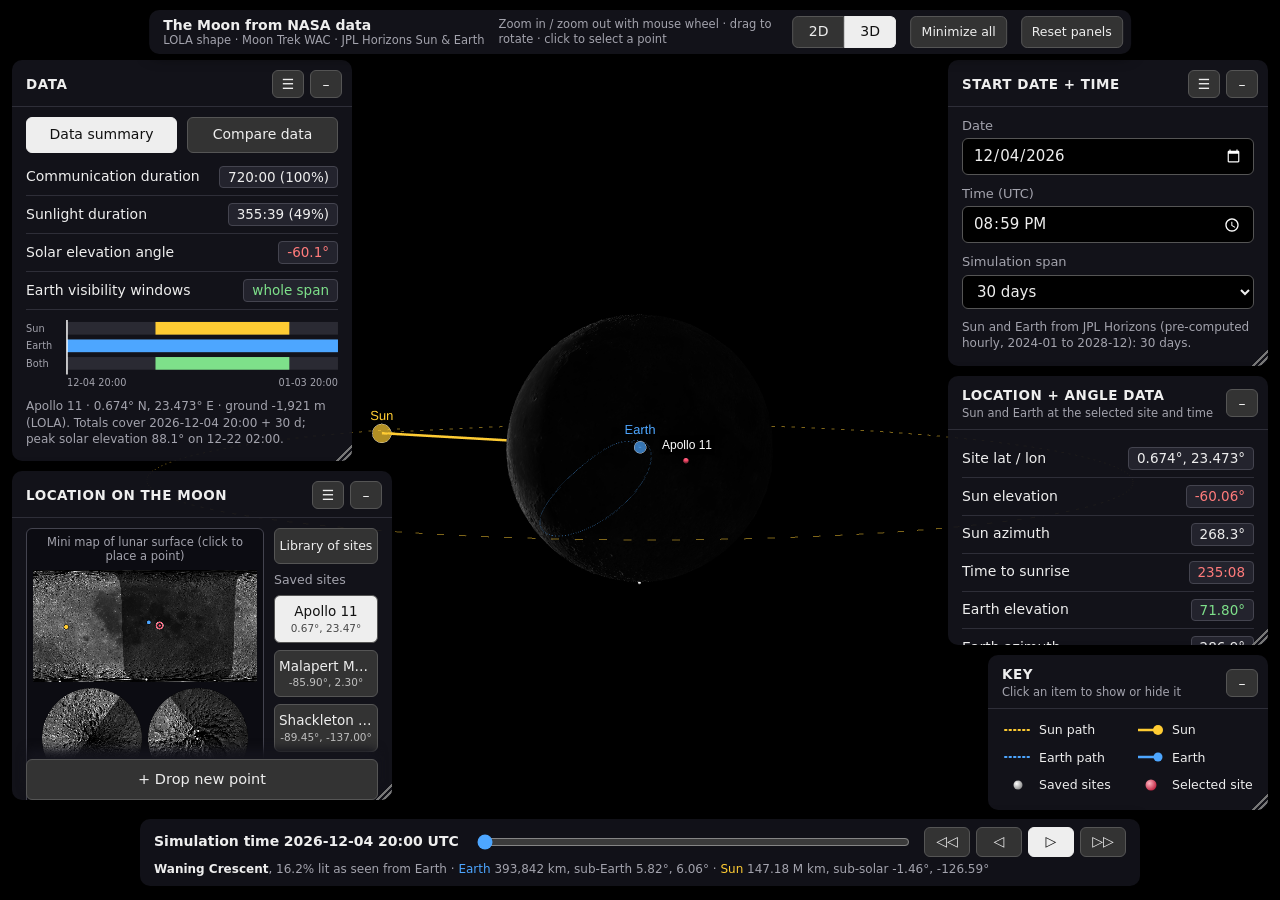
<file: index.html>
<!doctype html>
<html lang="en">
<head>
<meta charset="utf-8">
<meta name="viewport" content="width=device-width, initial-scale=1">
<title>Lunar Site Planner</title>
<link rel="stylesheet" href="app.css">
<script src="https://cdn.plot.ly/plotly-2.35.2.min.js"></script>
</head>
<body>

<!-- ============================ SIMULATION (full screen) ============================ -->
<main id="stage">
  <canvas id="globe2d" hidden></canvas>
  <div id="globe3d"></div>
  <div class="loading" id="loading">Loading NASA data…</div>
</main>

<div id="sky-hud" hidden>
  <div class="hud-title" id="hud-title"></div>
  <div class="hud-row"><b id="hud-word"></b></div>
  <div class="hud-row"><span class="muted">Sunlight here</span><div class="meter"><i id="hud-meter"></i></div><b id="hud-irr"></b></div>
  <div class="hud-detail" id="hud-detail"></div>
  <div class="hud-btns">
    <button data-look="sun">Look at Sun</button><button data-look="earth">Look at Earth</button><button data-look="all">360° panorama</button>
  </div>
</div>

<div id="topbar">
  <div class="title">
    <b>The Moon from NASA data</b>
    <span>LOLA shape · Moon Trek WAC · JPL Horizons Sun &amp; Earth</span>
  </div>
  <span class="hint" id="hint">Zoom in / zoom out with mouse wheel · drag to rotate · click to select a point</span>
  <div class="toggle">
    <button id="v2d" title="View from the selected site">2D</button><button id="v3d" class="active" title="The whole Moon">3D</button>
  </div>
  <button class="tool-btn" id="min-all" title="Minimize or restore all panels">Minimize all</button>
  <button class="tool-btn" id="reset-layout" title="Put all panels back in their default places and sizes">Reset panels</button>
</div>

<!-- ============================ FLOATING PANELS ============================ -->
<section class="win" id="data-panel" data-dock="left">
  <header class="win-head">
    <h2>Data</h2>
    <div class="win-tools">
      <button class="menu-btn" data-menu="menu-data" aria-label="Data menu">&#9776;</button>
      <button class="win-min" aria-label="Minimize">&#8211;</button>
    </div>
  </header>
  <div class="menu" id="menu-data">
    <button data-act="export-csv">Export windows (CSV)</button>
    <button data-act="copy-summary">Copy summary</button>
  </div>
  <div class="win-body">
    <div class="tabs">
      <button class="tab active" data-tab="summary">Data summary</button>
      <button class="tab" data-tab="compare">Compare data</button>
    </div>
    <div class="tab-body" id="tab-summary">
      <div class="kv"><span>Communication duration</span><b class="chip" id="m-comm">[ hh:mm ]</b></div>
      <div class="kv"><span>Sunlight duration</span><b class="chip" id="m-sun">[ hh:mm ]</b></div>
      <div class="kv"><span>Solar elevation angle</span><b class="chip" id="m-solel">[ ° ]</b></div>
      <div class="kv kv-click" id="m-ewin-row" title="Show all Earth visibility windows">
        <span>Earth visibility windows</span><b class="chip" id="m-ewin">[ start - end ]</b></div>
      <div id="m-ewin-list" class="win-list" hidden></div>
      <div class="bars" id="m-bars"></div>
      <p class="note" id="m-note">Pick a site on the mini map or the globe.</p>
    </div>
    <div class="tab-body" id="tab-compare" hidden>
      <div class="seg">
        <button class="seg-btn active" data-cmp="sites">Saved sites</button>
        <button class="seg-btn" data-cmp="dates">Dates</button>
      </div>
      <div id="cmp-table" class="cmp"></div>
      <button class="btn small" id="cmp-add-date" hidden>+ Add current date span</button>
      <p class="note">Compare tab: same metrics side by side for saved sites or dates.</p>
    </div>
  </div>
</section>

<section class="win" id="loc-panel" data-dock="left">
  <header class="win-head">
    <h2>Location on the Moon</h2>
    <div class="win-tools">
      <button class="menu-btn" data-menu="menu-loc" aria-label="Location menu">&#9776;</button>
      <button class="win-min" aria-label="Minimize">&#8211;</button>
    </div>
  </header>
  <div class="menu" id="menu-loc">
    <button data-act="save-site">Save selected point as a site</button>
    <button data-act="rename-site">Rename selected site</button>
    <button data-act="delete-site">Delete selected site</button>
    <button data-act="reset-sites">Reset saved sites</button>
    <button data-act="clear-sites">Remove all saved sites</button>
  </div>
  <div class="win-body">
    <div class="loc-grid">
      <div class="minimap" id="minimap">
        <div class="map-hint">Mini map of lunar surface (click to place a point)</div>
        <canvas id="map-eq" title="Click to place a point"></canvas>
        <div class="poles">
          <figure><canvas id="map-np" title="North polar region (60-90° N)"></canvas><figcaption>North pole</figcaption></figure>
          <figure><canvas id="map-sp" title="South polar region (60-90° S)"></canvas><figcaption>South pole</figcaption></figure>
        </div>
        <div class="coord-entry">
          <label>Lat <input id="in-lat" type="number" step="0.01" min="-90" max="90"></label>
          <label>Lon <input id="in-lon" type="number" step="0.01" min="-180" max="360"></label>
          <button class="btn small" id="in-go">Go</button>
        </div>
      </div>
      <div class="sites">
        <button class="btn" id="lib-btn" title="Missions and known sites to view and compare">Library of sites</button>
        <div class="label">Saved sites</div>
        <div id="site-list"></div>
      </div>
    </div>
    <button class="btn wide" id="drop-btn">+ Drop new point</button>
  </div>
</section>

<section class="win" id="lib-panel" data-dock="float" hidden>
  <header class="win-head">
    <div><h2>Library of sites</h2><div class="sub"><span id="lib-count"></span> · missions and known places</div></div>
    <div class="win-tools">
      <button class="win-min" aria-label="Minimize">&#8211;</button>
      <button class="menu-btn" id="lib-close" aria-label="Close" title="Close">&times;</button>
    </div>
  </header>
  <div class="win-body">
    <input id="lib-search" type="search" placeholder="Search missions and sites (e.g. Apollo, Chang'e, crater)…">
    <p class="note">Tick a site to add it to your saved sites and compare it in <b>Data → Compare data</b>.
      <b>View</b> selects it in the simulation. ≈ marks approximate positions.</p>
    <div id="lib-list"></div>
  </div>
</section>

<section class="win" id="date-panel" data-dock="right">
  <header class="win-head">
    <h2>Start date + time</h2>
    <div class="win-tools">
      <button class="menu-btn" data-menu="menu-date" aria-label="Date menu">&#9776;</button>
      <button class="win-min" aria-label="Minimize">&#8211;</button>
    </div>
  </header>
  <div class="menu" id="menu-date">
    <button data-act="date-now">Set to now (UTC)</button>
    <button data-act="date-reload">Reload from JPL Horizons</button>
  </div>
  <div class="win-body">
    <label class="field">Date<input id="in-date" type="date"></label>
    <label class="field">Time (UTC)<input id="in-time" type="time"></label>
    <label class="field">Simulation span
      <select id="in-span">
        <option value="1">1 day</option><option value="3">3 days</option><option value="7">7 days</option>
        <option value="14">14 days</option><option value="30" selected>30 days</option>
        <option value="60">60 days</option><option value="90">90 days</option>
      </select></label>
    <div class="status" id="date-status"></div>
  </div>
</section>

<section class="win" id="angle-panel" data-dock="right">
  <header class="win-head">
    <div><h2>Location + angle data</h2><div class="sub">Sun and Earth at the selected site and time</div></div>
    <div class="win-tools"><button class="win-min" aria-label="Minimize">&#8211;</button></div>
  </header>
  <div class="win-body">
    <div class="kv"><span>Site lat / lon</span><b class="chip" id="a-site">[ °, ° ]</b></div>
    <div class="kv"><span>Sun elevation</span><b class="chip" id="a-sel">[ ° ]</b></div>
    <div class="kv"><span>Sun azimuth</span><b class="chip" id="a-saz">[ ° ]</b></div>
    <div class="kv"><span id="a-sset-l">Time to sunset</span><b class="chip" id="a-sset">[ hh:mm ]</b></div>
    <div class="kv"><span>Earth elevation</span><b class="chip" id="a-eel">[ ° ]</b></div>
    <div class="kv"><span>Earth azimuth</span><b class="chip" id="a-eaz">[ ° ]</b></div>
    <div class="kv"><span id="a-eset-l">Time to Earthset</span><b class="chip" id="a-eset">[ hh:mm ]</b></div>
    <div class="state" id="a-state"></div>
    <div class="horizon-box">
      <div class="label">Horizon panorama <span class="muted">(terrain skyline, Sun and Earth paths)</span></div>
      <svg id="panorama" viewBox="0 0 320 150" preserveAspectRatio="none"></svg>
    </div>
  </div>
</section>

<section class="win" id="key-panel" data-dock="corner">
  <header class="win-head">
    <div><h2>Key</h2><div class="sub">Click an item to show or hide it</div></div>
    <div class="win-tools"><button class="win-min" aria-label="Minimize">&#8211;</button></div>
  </header>
  <div class="win-body">
    <div class="key-grid">
      <button class="key-item" data-trace="1" title="Show or hide the Sun's path"><svg viewBox="0 0 28 12"><line x1="1" y1="6" x2="27" y2="6" stroke="var(--sun)" stroke-width="2" stroke-dasharray="1.5 3" stroke-linecap="round"/></svg>Sun path</button>
      <button class="key-item" data-trace="3" title="Show or hide the Sun"><svg viewBox="0 0 28 12"><line x1="1" y1="6" x2="20" y2="6" stroke="var(--sun)" stroke-width="2.5"/><circle cx="21" cy="6" r="5" fill="var(--sun)"/></svg>Sun</button>
      <button class="key-item" data-trace="2" title="Show or hide Earth's path"><svg viewBox="0 0 28 12"><line x1="1" y1="6" x2="27" y2="6" stroke="var(--earth)" stroke-width="2" stroke-dasharray="1.5 3" stroke-linecap="round"/></svg>Earth path</button>
      <button class="key-item" data-trace="4" title="Show or hide Earth"><svg viewBox="0 0 28 12"><line x1="1" y1="6" x2="20" y2="6" stroke="var(--earth)" stroke-width="2.5"/><circle cx="21" cy="6" r="4.5" fill="var(--earth)"/></svg>Earth</button>
      <button class="key-item" data-trace="5" title="Show or hide saved sites"><svg viewBox="0 0 28 12"><defs><radialGradient id="kg-w" cx=".35" cy=".35" r=".7"><stop offset="0" stop-color="#fff"/><stop offset="1" stop-color="#8a8a8a"/></radialGradient></defs><circle cx="14" cy="6" r="4.5" fill="url(#kg-w)"/></svg>Saved sites</button>
      <button class="key-item" data-trace="6" title="Show or hide the selected site"><svg viewBox="0 0 28 12"><defs><radialGradient id="kg-r" cx=".35" cy=".35" r=".7"><stop offset="0" stop-color="#ffb3c0"/><stop offset="1" stop-color="#c0223f"/></radialGradient></defs><circle cx="14" cy="6" r="5.5" fill="url(#kg-r)"/></svg>Selected site</button>
    </div>
  </div>
</section>

<!-- ============================ TIME BAR ============================ -->
<section class="timebar">
  <div class="tb-row">
    <div class="simtime"><b>Simulation time</b> <span id="sim-time">[ date hh:mm ]</span></div>
    <input type="range" id="sim-range" min="0" max="1000" value="0" step="1" aria-label="Simulation time">
    <div class="transport">
      <button id="t-back-day" title="Back 1 day">&#9665;&#9665;</button>
      <button id="t-back" title="Back one step (←)">&#9665;</button>
      <button id="t-play" class="active" title="Play / pause (space)">&#9655;</button>
      <button id="t-fwd-day" title="Forward 1 day">&#9655;&#9655;</button>
    </div>
  </div>
  <div class="pos-info" id="pos-info"></div>
</section>

<div class="toast" id="toast" hidden></div>
<script src="data/site/config.js"></script>
<script src="app.js"></script>
</body>
</html>
</file>
<file: app.css>
/* Dark theme, matching the original Moon viewer: black space, translucent dark panels. */
:root {
  --bg: #000; --panel: rgba(20, 20, 28, .92); --panel-solid: #14141c; --ink: #eee; --muted: #a3a3ad;
  --line: #555; --rule: #2e2e38; --chip: #23232d; --chip-line: #44444f; --soft: #2a2a35; --btn: #333;
  --sun: #ffcc33; --earth: #4da6ff; --site: #ff4d6d; --ok: #7ee08a; --bad: #ff7b7b; --warn: #ffd166;
  --radius: 10px; --shadow: 0 2px 14px rgba(0, 0, 0, .65);
}
* { box-sizing: border-box; }
html, body { margin: 0; height: 100%; overflow: hidden; background: var(--bg); color: var(--ink);
  font: 14px/1.4 system-ui, -apple-system, "Segoe UI", Roboto, sans-serif; color-scheme: dark; }
button, input, select { font: inherit; color: inherit; }

/* ---------------- simulation stage ---------------- */
#stage { position: fixed; inset: 0; background: #000; }
#globe2d, #globe3d { position: absolute; inset: 0; width: 100%; height: 100%; }
#globe2d { cursor: grab; background: #000; }
#globe2d.dragging { cursor: grabbing; }
#globe2d.armed, #map-eq.armed, .poles canvas.armed { cursor: copy; }
.loading { position: absolute; inset: 0; display: grid; place-items: center; background: rgba(0, 0, 0, .7);
  font-size: 16px; z-index: 5; color: var(--ink); }
.loading[hidden] { display: none; }

#topbar { position: fixed; top: 10px; left: 50%; transform: translateX(-50%); z-index: 40; display: flex; gap: 14px;
  align-items: center; background: var(--panel); border-radius: var(--radius); padding: 6px 8px 6px 14px;
  box-shadow: var(--shadow); max-width: calc(100vw - 24px); }
#topbar .title { display: flex; flex-direction: column; line-height: 1.2; }
#topbar .title b { font-size: 14px; }
#topbar .title span, .hint { font-size: 11.5px; color: var(--muted); }
#topbar .title span { white-space: nowrap; }
.hint { flex: none; width: 280px; line-height: 1.3; }
#topbar > * { flex-shrink: 0; }
.toggle { display: flex; }
.toggle button { width: 52px; height: 32px; border: 1px solid var(--line); background: var(--btn); cursor: pointer; }
.toggle button:first-child { border-radius: 6px 0 0 6px; }
.toggle button:last-child { border-radius: 0 6px 6px 0; border-left: 0; }
.tool-btn { white-space: nowrap; height: 32px; border: 1px solid var(--line); background: var(--btn); border-radius: 6px; padding: 0 10px;
  cursor: pointer; font-size: 12.5px; }

/* ---------------- floating windows ---------------- */
.win { position: fixed; z-index: 20; width: 340px; background: var(--panel); border-radius: var(--radius);
  box-shadow: var(--shadow); display: flex; flex-direction: column; max-height: calc(100vh - 120px); }
.win-head { display: flex; justify-content: space-between; align-items: center; gap: 8px; padding: 10px 10px 8px 14px;
  cursor: move; user-select: none; touch-action: none; border-bottom: 1px solid transparent; }
.win.dragging { opacity: .92; }
.win.min .win-head { border-bottom: 0; }
.win:not(.min) .win-head { border-bottom-color: var(--rule); }
.win.min .win-body, .win.min .menu, .win.min .popover { display: none !important; }
.win-body { padding: 10px 14px 14px; overflow: auto; min-height: 0; }
.win-tools { display: flex; gap: 6px; flex: none; }
h2 { margin: 0; font-size: 13.5px; letter-spacing: .04em; text-transform: uppercase; font-weight: 800; }
.sub, .muted, .note, .label { color: var(--muted); }
.sub { font-size: 11.5px; }
.note { font-size: 12px; margin: 8px 0 0; line-height: 1.35; }
.label { font-size: 12.5px; margin-bottom: 6px; }

.menu-btn, .win-min { width: 32px; height: 28px; border: 1px solid var(--line); background: var(--btn); border-radius: 6px;
  cursor: pointer; font-size: 14px; line-height: 1; padding: 0; }
.menu-btn:hover, .win-min:hover, .btn:hover, .tool-btn:hover { background: #3d3d48; }
.menu { display: none; position: absolute; right: 10px; top: 44px; z-index: 30; background: var(--panel-solid);
  border: 1px solid var(--line); border-radius: 8px; padding: 4px; min-width: 210px; box-shadow: var(--shadow); }
.menu.open { display: block; }
.menu button { display: block; width: 100%; text-align: left; border: 0; background: none; padding: 7px 10px;
  border-radius: 5px; cursor: pointer; }
.menu button:hover { background: var(--soft); }

.btn { border: 1px solid var(--line); background: var(--btn); border-radius: 6px; padding: 7px 10px; cursor: pointer; }
.btn.active, .tab.active, .seg-btn.active, .toggle .active, .transport .active { background: #eee; color: #111; border-color: #eee; }
.btn.small { padding: 3px 10px; font-size: 13px; }
.btn.wide { width: 100%; margin-top: 10px; padding: 9px; font-size: 14.5px; }
.btn.armed { background: var(--site); border-color: var(--site); color: #fff; }

.tabs { display: grid; grid-template-columns: 1fr 1fr; gap: 10px; margin-bottom: 6px; }
.tab { border: 1px solid var(--line); background: var(--btn); border-radius: 6px; padding: 7px 6px; cursor: pointer; }
.seg { display: inline-flex; border: 1px solid var(--line); border-radius: 6px; overflow: hidden; margin-bottom: 10px; }
.seg-btn { border: 0; background: var(--btn); padding: 4px 12px; cursor: pointer; }

.kv { display: flex; justify-content: space-between; align-items: center; gap: 10px; padding: 7px 0; border-bottom: 1px solid var(--rule); }
.kv > span { font-size: 14px; }
.kv-click { cursor: pointer; }
.kv-click:hover > span { text-decoration: underline; }
.chip { background: var(--chip); border: 1px solid var(--chip-line); border-radius: 4px; padding: 1px 8px; font-weight: 500;
  font-variant-numeric: tabular-nums; white-space: nowrap; font-size: 13.5px; }
.chip.ok { color: var(--ok); } .chip.bad { color: var(--bad); } .chip.warn { color: var(--warn); }

.win-list { font-size: 12.5px; max-height: 140px; overflow: auto; padding: 6px 0; border-bottom: 1px solid var(--rule); }
.win-list ol { margin: 0; padding-left: 22px; }
.bars { margin-top: 10px; }
.bars svg text { font-size: 10px; fill: var(--muted); }

.cmp { overflow-x: auto; }
.cmp table { width: 100%; border-collapse: collapse; font-size: 12.5px; }
.cmp th, .cmp td { border-bottom: 1px solid var(--rule); padding: 5px 4px; text-align: right; white-space: nowrap; }
.cmp th:first-child, .cmp td:first-child { text-align: left; }
.cmp td:first-child { max-width: 120px; overflow: hidden; text-overflow: ellipsis; }
.cmp .x { border: 0; background: none; cursor: pointer; color: var(--muted); padding: 0 2px; }

/* location window */
#loc-panel { width: 380px; }
.loc-grid { display: grid; grid-template-columns: 1fr 104px; gap: 10px; }
.minimap { background: #0c0c12; border: 1px solid var(--chip-line); border-radius: 6px; padding: 6px;
  display: flex; flex-direction: column; gap: 6px; min-width: 0; }
.minimap canvas { width: 100%; display: block; cursor: crosshair; border-radius: 2px; background: #000; }
#map-eq { aspect-ratio: 2 / 1; }
.poles { display: grid; grid-template-columns: 1fr 1fr; gap: 6px; padding: 0 4%; }
.poles figure { margin: 0; }
.poles canvas { aspect-ratio: 1; border-radius: 50%; }
.poles figcaption { font-size: 11px; color: var(--muted); text-align: center; }
.coord-entry { display: flex; gap: 4px; align-items: center; font-size: 12px; }
.coord-entry label { display: flex; gap: 3px; align-items: center; min-width: 0; }
.coord-entry .btn { padding: 2px 7px; }
.coord-entry input { width: 100%; min-width: 0; padding: 2px 4px; border: 1px solid var(--chip-line); border-radius: 4px; background: #000; }
.map-hint { font-size: 11.5px; color: var(--muted); text-align: center; line-height: 1.25; }
.sites { display: flex; flex-direction: column; gap: 7px; min-width: 0; }
.sites .label { margin: 0; }
#site-list { display: flex; flex-direction: column; gap: 7px; max-height: 250px; overflow: auto; }
.site-btn { flex: none; border: 1px solid var(--line); background: var(--btn); border-radius: 6px; padding: 6px 4px; cursor: pointer;
  font-size: 13.5px; overflow: hidden; text-overflow: ellipsis; white-space: nowrap; }
.site-btn.active { background: #eee; color: #111; }
.site-btn small { display: block; font-size: 10.5px; opacity: .75; }
.spacer { flex: 1; }
#lib-btn { font-size: 12.5px; padding: 8px 4px; }
.popover { position: absolute; inset: 50px 10px 10px 10px; background: var(--panel-solid); border: 1px solid var(--line);
  border-radius: 8px; z-index: 25; overflow: auto; padding: 10px 12px; box-shadow: var(--shadow); }
.popover header { display: flex; justify-content: space-between; align-items: center; margin-bottom: 6px; }
.popover .x { border: 0; background: none; font-size: 20px; cursor: pointer; }
.lib-group { font-size: 11.5px; text-transform: uppercase; letter-spacing: .04em; color: var(--muted); margin: 10px 0 4px; }
.lib-item { display: flex; justify-content: space-between; gap: 8px; width: 100%; border: 0; background: none;
  text-align: left; padding: 5px 6px; border-radius: 5px; cursor: pointer; }
.lib-item:hover { background: var(--soft); }
.lib-item small { color: var(--muted); font-variant-numeric: tabular-nums; }
#drop-btn { position: sticky; bottom: -14px; z-index: 4; box-shadow: 0 -10px 10px var(--panel-solid); }

/* date + angle windows */
#date-panel, #angle-panel { width: 320px; }
.field { display: block; color: var(--muted); font-size: 13px; margin-bottom: 10px; }
.field input, .field select { display: block; width: 100%; margin-top: 3px; padding: 6px 10px; font-size: 15px;
  border: 1px solid var(--line); border-radius: 6px; background: #000; color: var(--ink); }
.status { font-size: 12px; color: var(--muted); min-height: 1.2em; }
.status.err { color: var(--bad); }
.state { font-size: 12px; margin-top: 8px; color: var(--muted); line-height: 1.35; }
.state b { color: var(--ink); }
.horizon-box { margin-top: 10px; }
#panorama { width: 100%; height: 115px; display: block; background: #0b0d18; border-radius: 4px; }
#panorama text { font-size: 9px; fill: #bbb; }

/* ---------------- time bar (as in the original viewer) ---------------- */
.timebar { position: fixed; left: 50%; bottom: 14px; transform: translateX(-50%); z-index: 30;
  width: min(1000px, calc(100vw - 32px)); background: rgba(20, 20, 28, .88); border-radius: var(--radius);
  padding: 8px 14px; box-shadow: var(--shadow); }
.tb-row { display: grid; grid-template-columns: auto 1fr auto; gap: 16px; align-items: center; }
.simtime { white-space: nowrap; font-size: 14px; }
.simtime #sim-time { font-variant-numeric: tabular-nums; font-weight: 700; }
#sim-range { width: 100%; accent-color: #4da6ff; }
.transport { display: flex; gap: 6px; }
.transport button { width: 46px; height: 30px; border: 1px solid var(--line); border-radius: 6px; background: var(--btn); cursor: pointer; }
.transport button:hover:not(.active) { background: #3d3d48; }
.pos-info { margin-top: 4px; font-size: 12px; color: var(--muted); }
.pos-info b { color: var(--ink); }

.toast { position: fixed; left: 50%; top: 64px; transform: translateX(-50%); background: #eee; color: #111;
  padding: 8px 14px; border-radius: 8px; z-index: 60; font-size: 13.5px; }

@media (max-width: 1200px) { .hint { display: none; } }
@media (max-width: 900px) {
  #topbar .title, .hint { display: none; }
  .win { width: min(360px, calc(100vw - 24px)) !important; }
  .tb-row { grid-template-columns: 1fr; gap: 6px; }
  .transport button { flex: 1; }
}

/* ---------------- resizable windows ---------------- */
.win-resize { position: absolute; right: 0; bottom: 0; width: 18px; height: 18px; cursor: nwse-resize; z-index: 6;
  background: linear-gradient(135deg, transparent 0 55%, #777 55% 62%, transparent 62% 72%, #777 72% 79%, transparent 79%);
  border-bottom-right-radius: var(--radius); }
.win.min .win-resize { display: none; }
.win.resizing { user-select: none; }
.win-body { flex: 1 1 auto; }
.win .win-head h2 { white-space: nowrap; overflow: hidden; text-overflow: ellipsis; }
.win-head > div:first-child { min-width: 0; }
.win.min { height: auto !important; }

/* ---------------- library window ---------------- */
#lib-panel { width: 440px; }
#lib-search { width: 100%; padding: 7px 10px; border: 1px solid var(--line); border-radius: 6px; background: #000; color: var(--ink); }
.lib-group { display: flex; justify-content: space-between; align-items: center; margin: 12px 0 4px; font-size: 11.5px;
  text-transform: uppercase; letter-spacing: .04em; color: var(--muted); }
.lib-group small { text-transform: none; }
.lib-row { display: grid; grid-template-columns: 1fr auto auto; gap: 8px; align-items: center; padding: 3px 4px; border-radius: 5px; }
.lib-row:hover { background: var(--soft); }
.lib-row.active { background: #2b3550; }
.lib-row label { display: flex; gap: 7px; align-items: center; cursor: pointer; min-width: 0; }
.lib-row label span { overflow: hidden; text-overflow: ellipsis; white-space: nowrap; }
.lib-row small { color: var(--muted); font-variant-numeric: tabular-nums; white-space: nowrap; }
.lib-row input { accent-color: #4da6ff; }

/* ---------------- key (legend) window ---------------- */
#key-panel { width: 280px; }
#key-panel .win-body { padding: 8px 10px 12px; }
.key-grid { display: grid; grid-template-columns: 1fr 1fr; gap: 2px 6px; }
.key-item { display: flex; align-items: center; gap: 7px; border: 0; background: none; padding: 4px 6px; border-radius: 5px;
  cursor: pointer; font-size: 12.5px; text-align: left; white-space: nowrap; min-width: 0; }
.key-item svg { width: 28px; height: 12px; flex: none; }
.key-item:hover { background: var(--soft); }
.key-item.off { opacity: .4; text-decoration: line-through; }
body.view-2d #key-panel { display: none; }                /* the key describes the 3D view */

/* ---------------- 2D site-view HUD ---------------- */
#sky-hud { position: fixed; top: 64px; left: 50%; transform: translateX(-50%); z-index: 15; width: min(560px, calc(100vw - 32px));
  background: rgba(20, 20, 28, .85); border-radius: var(--radius); padding: 8px 12px; box-shadow: var(--shadow); font-size: 12.5px; }
#sky-hud[hidden] { display: none; }
.hud-title { font-weight: 700; font-size: 13px; white-space: nowrap; overflow: hidden; text-overflow: ellipsis; }
.hud-row { display: flex; gap: 10px; align-items: center; margin-top: 4px; }
.meter { flex: 1; height: 10px; background: #23232d; border: 1px solid #44444f; border-radius: 6px; overflow: hidden; }
.meter i { display: block; height: 100%; width: 0; background: linear-gradient(90deg, #8a6a00, #ffcc33 60%, #fff6d8); }
.hud-detail { color: var(--muted); margin-top: 4px; line-height: 1.35; }
.hud-detail b { color: var(--ink); }
.hud-btns { display: flex; gap: 6px; margin-top: 6px; flex-wrap: wrap; }
.hud-btns button { border: 1px solid var(--line); background: var(--btn); border-radius: 6px; padding: 3px 9px; cursor: pointer; font-size: 12px; }
.hud-btns button:hover { background: #3d3d48; }

.win[hidden] { display: none !important; }
</file>
